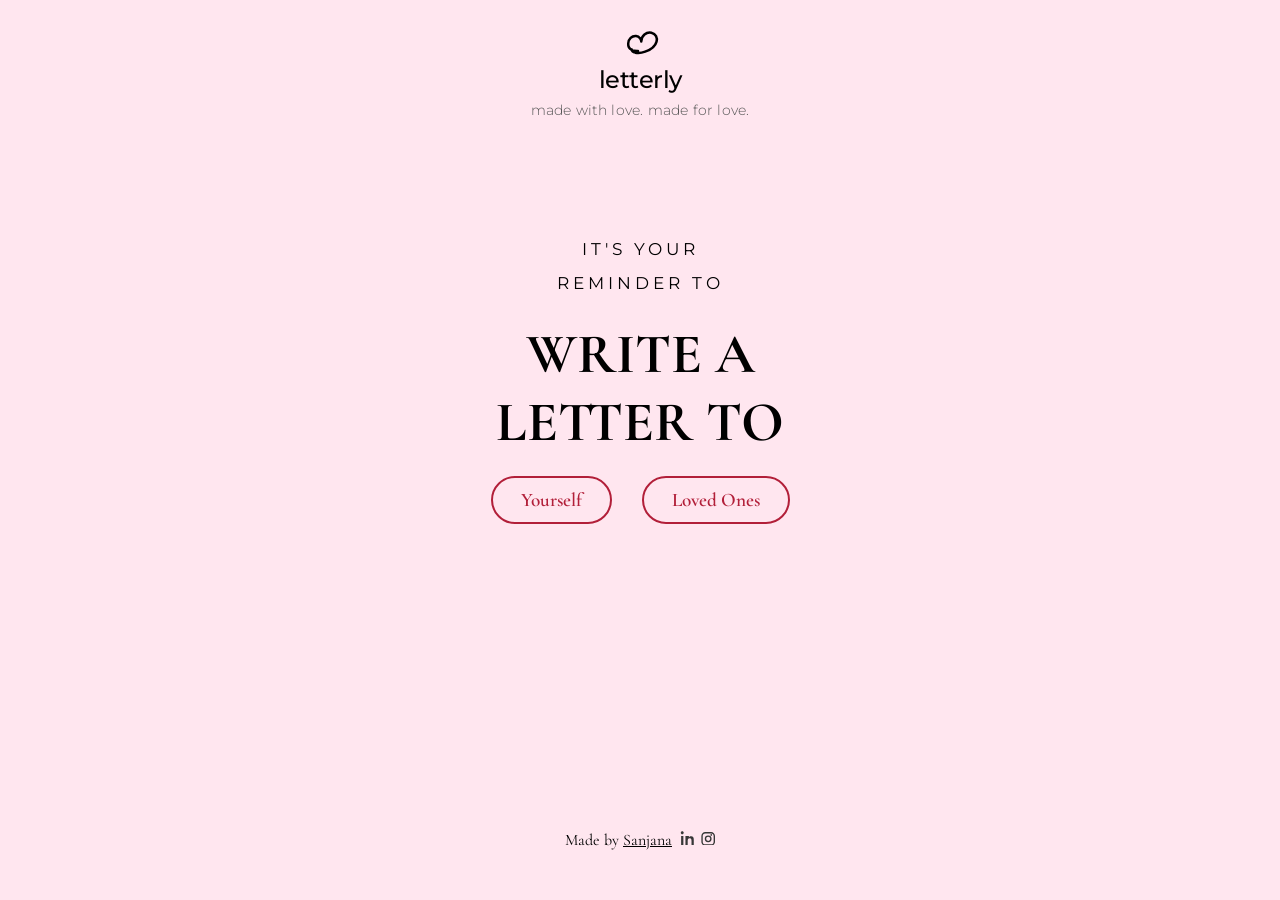
<file: index.html>
<!DOCTYPE html>
<html lang="en">

<head>
    <meta charset="UTF-8">
    <meta name="viewport" content="width=device-width, initial-scale=1.0">

    <title>letterly</title>
    <link rel="icon"
        href="data:image/svg+xml,%3Csvg xmlns='http://www.w3.org/2000/svg' viewBox='0 0 100 80' fill='none' stroke='%23e91e63' stroke-width='5' stroke-linecap='round' stroke-linejoin='round'%3E%3Cpath d='M46 62c-8.5.4-20.2-2-19.6-15 .4-9.2 7.4-15.7 15.7-15 7.2.7 10.4 7.2 10.4 11.1 0-11.8 10.4-19.6 20.2-17.6 9.2 2 12.4 10.4 10.4 17.6-2.6 9.8-13.7 17-22.8 20.2-7.2 2.6-13 3.3-19.6 2-3.9-.9-7.2-3.3-7.2-6.5'/%3E%3C/svg%3E">
    <link
        href="https://fonts.googleapis.com/css2?family=Montserrat:wght@300;500&family=Cormorant+Garamond:wght@600&family=Quicksand:wght@500;600;700&family=Cedarville+Cursive&display=swap"
        rel="stylesheet">

    <link rel="stylesheet" href="style.css">
</head>

<body>

    <div class="page">

        <div class="header-container">
            <div class="app-logo">
                <svg viewBox="0 0 100 80" fill="none" stroke="currentColor" stroke-width="5" stroke-linecap="round"
                    stroke-linejoin="round">
                    <path
                        d="M46 62c-8.5.4-20.2-2-19.6-15 .4-9.2 7.4-15.7 15.7-15 7.2.7 10.4 7.2 10.4 11.1 0-11.8 10.4-19.6 20.2-17.6 9.2 2 12.4 10.4 10.4 17.6-2.6 9.8-13.7 17-22.8 20.2-7.2 2.6-13 3.3-19.6 2-3.9-.9-7.2-3.3-7.2-6.5" />
                </svg>
            </div>
            <div class="app-title">letterly</div>
            <div class="app-subtitle">made with love. made for love.</div>
        </div>

        <div class="hero-card">

            <p class="subtitle">
                IT'S YOUR<br>
                REMINDER TO
            </p>

            <h1>
                WRITE A<br>
                LETTER TO
            </h1>

            <div class="choices">

                <a href="myself.html" class="choice-btn">
                    Yourself
                </a>

                <a href="loved-one.html" class="choice-btn">
                    Loved Ones
                </a>

            </div>

        </div>

        <footer class="footer">

            <span>Made by <a href="https://github.com/ssanjanasharma" target="_blank">Sanjana</a></span>
            <div class="socials">

                <!-- LinkedIn -->
                <a href="https://www.linkedin.com/in/sanjana-kumari-sharma/" target="_blank">

                    <svg viewBox="0 0 20 20" fill="currentColor">
                        <path
                            d="M4.98 3.5C4.98 4.6 4.1 5.5 3 5.5S1.02 4.6 1.02 3.5 1.9 1.5 3 1.5s1.98.9 1.98 2zM1.5 8h3V22h-3V8zm7.5 0h2.88v1.91h.04c.4-.76 1.38-1.56 2.84-1.56 3.04 0 3.6 2 3.6 4.59V22h-3v-7.11c0-1.7-.03-3.89-2.37-3.89-2.37 0-2.73 1.85-2.73 3.77V22h-3V8z" />
                    </svg>

                </a>

                <!-- Instagram -->
                <a href="https://www.instagram.com/ssanjana___" target="_blank">

                    <svg viewBox="0 0 22 20" fill="currentColor">
                        <path
                            d="M7.75 2C4.57 2 2 4.57 2 7.75v8.5C2 19.43 4.57 22 7.75 22h8.5C19.43 22 22 19.43 22 16.25v-8.5C22 4.57 19.43 2 16.25 2h-8.5zm0 2h8.5A3.75 3.75 0 0 1 20 7.75v8.5A3.75 3.75 0 0 1 16.25 20h-8.5A3.75 3.75 0 0 1 4 16.25v-8.5A3.75 3.75 0 0 1 7.75 4zm8.75 1a1.25 1.25 0 1 0 0 2.5A1.25 1.25 0 0 0 16.5 5zM12 7a5 5 0 1 0 0 10 5 5 0 0 0 0-10zm0 2a3 3 0 1 1 0 6 3 3 0 0 1 0-6z" />
                    </svg>
                </a>
            </div>
        </footer>
    </div>

    <script src="app.js"></script>
</body>

</html>
</file>
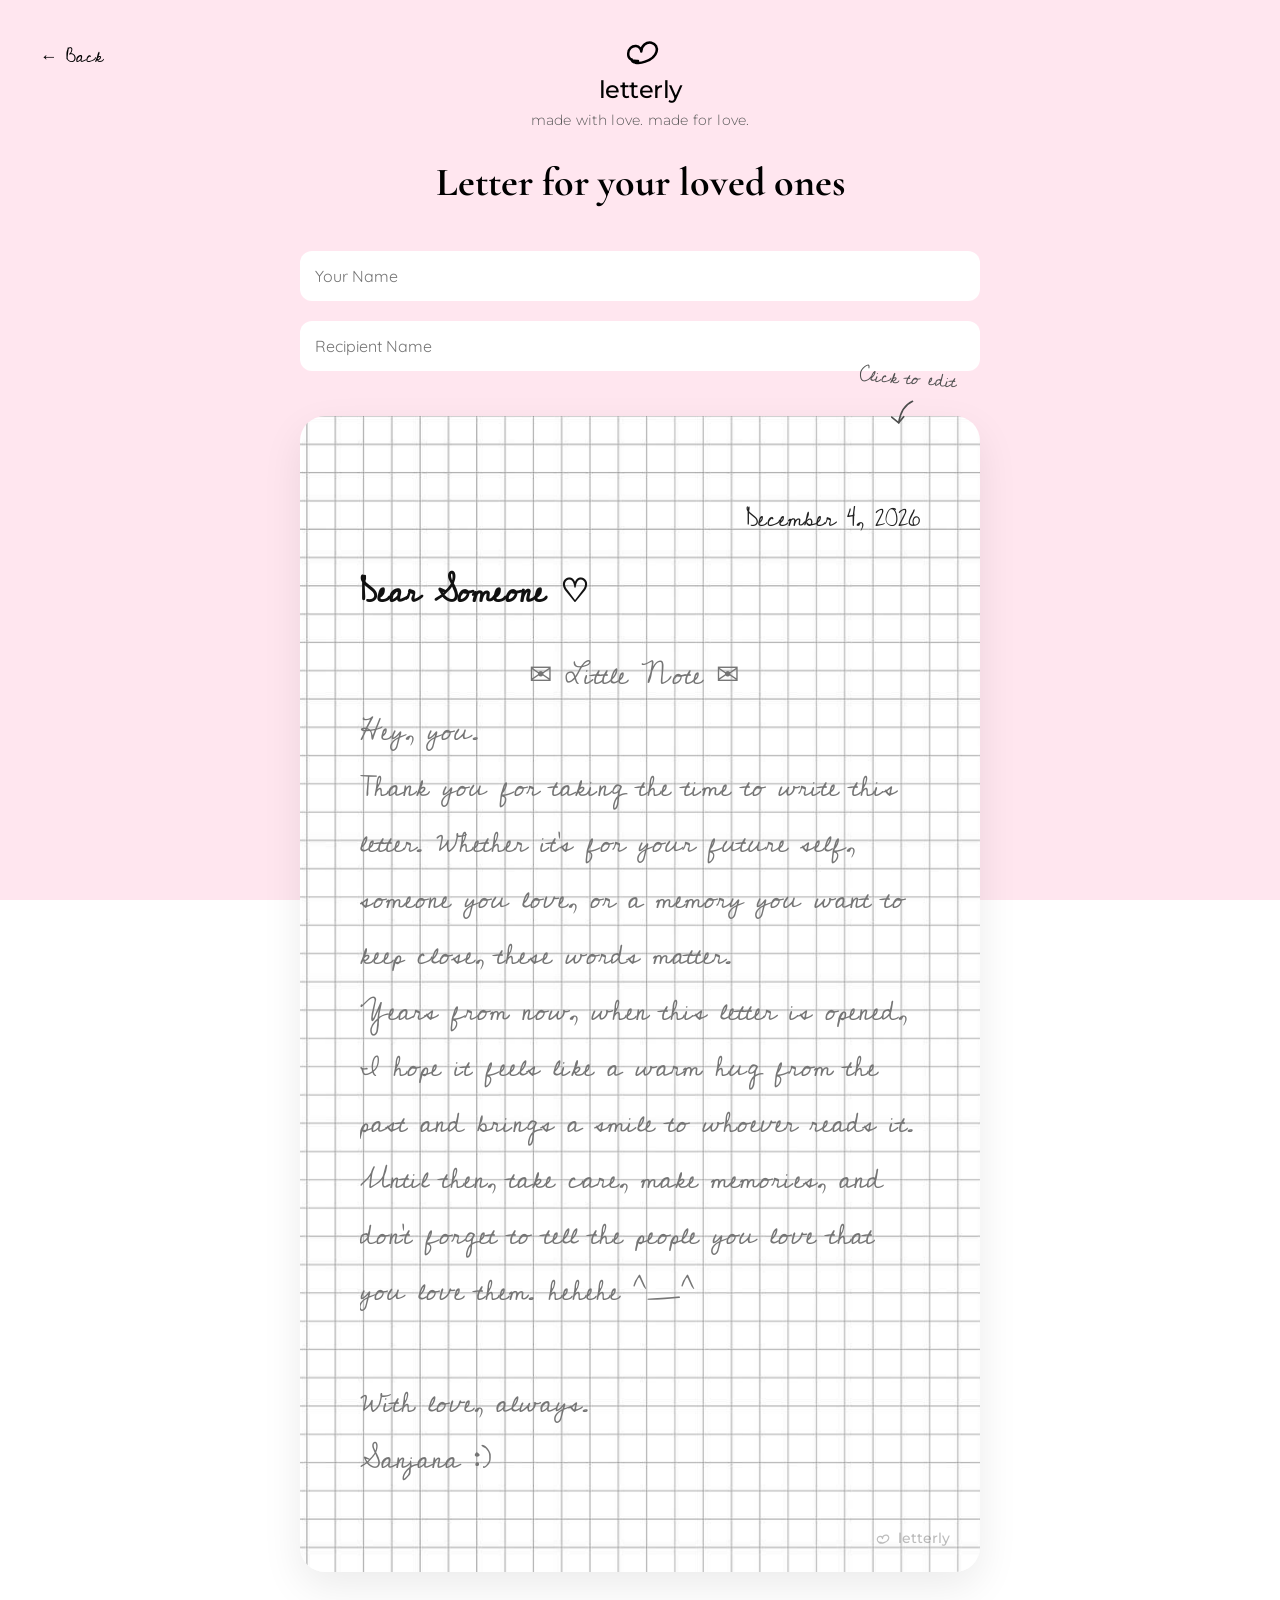
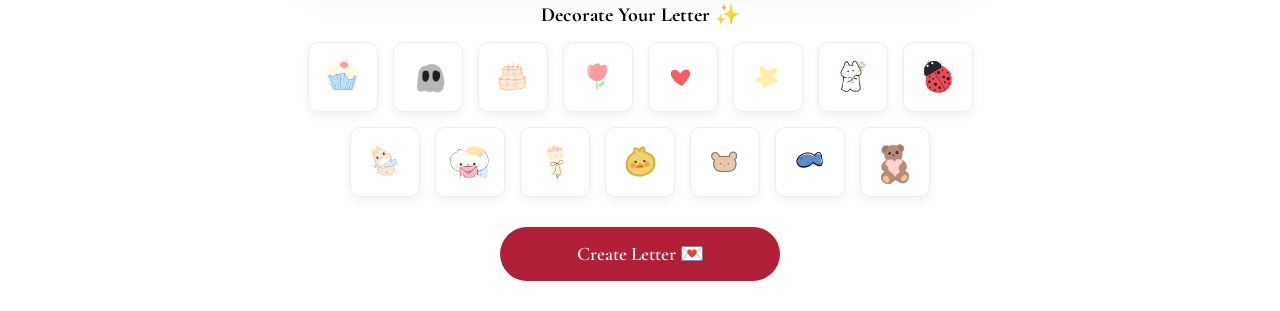
<file: loved-one.html>
<!DOCTYPE html>
<html lang="en">

<head>
    <meta charset="UTF-8">
    <meta name="viewport" content="width=device-width, initial-scale=1.0">

    <title>letterly</title>
    <link rel="icon"
        href="data:image/svg+xml,%3Csvg xmlns='http://www.w3.org/2000/svg' viewBox='0 0 100 80' fill='none' stroke='%23e91e63' stroke-width='5' stroke-linecap='round' stroke-linejoin='round'%3E%3Cpath d='M46 62c-8.5.4-20.2-2-19.6-15 .4-9.2 7.4-15.7 15.7-15 7.2.7 10.4 7.2 10.4 11.1 0-11.8 10.4-19.6 20.2-17.6 9.2 2 12.4 10.4 10.4 17.6-2.6 9.8-13.7 17-22.8 20.2-7.2 2.6-13 3.3-19.6 2-3.9-.9-7.2-3.3-7.2-6.5'/%3E%3C/svg%3E">
    <link
        href="https://fonts.googleapis.com/css2?family=Montserrat:wght@300;500&family=Cormorant+Garamond:wght@600&family=Quicksand:wght@500;600;700&family=Cedarville+Cursive&display=swap"
        rel="stylesheet">

    <link rel="stylesheet" href="style.css">
</head>

<body>

    <div class="letter-page">

        <a href="index.html" class="back-btn">
            ← Back
        </a>

        <div class="header-container">
            <div class="app-logo">
                <svg viewBox="0 0 100 80" fill="none" stroke="currentColor" stroke-width="5" stroke-linecap="round"
                    stroke-linejoin="round">
                    <path
                        d="M46 62c-8.5.4-20.2-2-19.6-15 .4-9.2 7.4-15.7 15.7-15 7.2.7 10.4 7.2 10.4 11.1 0-11.8 10.4-19.6 20.2-17.6 9.2 2 12.4 10.4 10.4 17.6-2.6 9.8-13.7 17-22.8 20.2-7.2 2.6-13 3.3-19.6 2-3.9-.9-7.2-3.3-7.2-6.5" />
                </svg>
            </div>
            <div class="app-title">letterly</div>
            <div class="app-subtitle">made with love. made for love.</div>
        </div>

        <h1>Letter for your loved ones</h1>

        <input type="text" id="senderName" placeholder="Your Name" class="input-field">

        <input type="text" id="recipientName" placeholder="Recipient Name" class="input-field">

        <div id="loveLetterCanvas" class="love-letter-canvas">

            <div class="click-to-edit-hint">
                <span>Click to edit</span>
                <svg width="40" height="40" viewBox="0 0 50 50" fill="none" stroke="currentColor" stroke-width="2" stroke-linecap="round" stroke-linejoin="round">
                    <path d="M35 10 Q20 15 15 35" />
                    <path d="M7 27 L15 35 L22 28" />
                </svg>
            </div>

            <div class="love-letter-content">

                <div class="letter-date" id="letterDate"></div>

                <h2 id="previewRecipient">
                    Dear Someone ♡
                </h2>

                <textarea id="letterText" placeholder="             ✉︎ Little Note ✉︎
Hey, you.
Thank you for taking the time to write this letter. Whether it's for your future self, someone you love, or a memory you want to keep close, these words matter.
Years from now, when this letter is opened, I hope it feels like a warm hug from the past and brings a smile to whoever reads it.
Until then, take care, make memories, and don't forget to tell the people you love that you love them. hehehe ^_^

With love, always.
Sanjana :)
"></textarea>

                <div id="letterPreview"></div>

            </div>

            <div class="letter-watermark">
                <svg viewBox="0 0 100 80" width="20" height="16" fill="none" stroke="#444444" stroke-width="6"
                    stroke-linecap="round" stroke-linejoin="round">
                    <path
                        d="M46 62c-8.5.4-20.2-2-19.6-15 .4-9.2 7.4-15.7 15.7-15 7.2.7 10.4 7.2 10.4 11.1 0-11.8 10.4-19.6 20.2-17.6 9.2 2 12.4 10.4 10.4 17.6-2.6 9.8-13.7 17-22.8 20.2-7.2 2.6-13 3.3-19.6 2-3.9-.9-7.2-3.3-7.2-6.5" />
                </svg>
                <span>letterly</span>
            </div>

        </div>

        <h3 class="sticker-title">
            Decorate Your Letter ✨
        </h3>

        <div class="sticker-panel">

            <img src="stickers/cupcake.png" class="sticker-item">
            <img src="stickers/spooky.png" class="sticker-item">
            <img src="stickers/cake.png" class="sticker-item">
            <img src="stickers/tulip.png" class="sticker-item">
            <img src="stickers/heart.png" class="sticker-item">
            <img src="stickers/star.png" class="sticker-item">
            <img src="stickers/doodle.png" class="sticker-item">
            <img src="stickers/bug.png" class="sticker-item">
            <img src="stickers/bunny.png" class="sticker-item">
            <img src="stickers/letter.png" class="sticker-item">
            <img src="stickers/bouquet.png" class="sticker-item">
            <img src="stickers/chick.png" class="sticker-item">
            <img src="stickers/teddy.png" class="sticker-item">
            <img src="stickers/fish.png" class="sticker-item">
            <img src="stickers/brown.png" class="sticker-item">


        </div>

        <button id="createLetterBtn" class="send-btn">
            Create Letter 💌
        </button>

        <div id="linkBox" class="link-box">

            <input type="text" id="generatedLink" readonly>

            <button id="copyBtn">
                Copy
            </button>

        </div>

    </div>

    <script src="app.js"></script>
    <script>
        const dateOptions = { year: 'numeric', month: 'long', day: 'numeric' };
        document.getElementById('letterDate').textContent = new Date().toLocaleDateString('en-US', dateOptions);
    </script>

</body>

</html>
</file>
<file: style.css>
@import url('https://fonts.googleapis.com/css2?family=Montserrat:wght@300;500&family=Cormorant+Garamond:wght@600&family=Quicksand:wght@500;600;700&family=Cedarville+Cursive&display=swap');

:root {
    --outer-bg: url("bg.jpg");
    --primary: #b21f39;
}

* {
    margin: 0;
    padding: 0;
    box-sizing: border-box;
}

body {
    min-height: 100vh;
    background-image: var(--outer-bg);
    background-size: cover;
    background-position: center;
    background-attachment: fixed;
    font-family: 'Montserrat', sans-serif;
}

.header-container {
    display: flex;
    flex-direction: column;
    align-items: center;
    text-align: center;
    margin-bottom: 30px;
    width: 100%;
}

.app-logo {
    color: #000000;
    margin-bottom: 5px;
    display: flex;
    justify-content: center;
    align-items: center;
}

.app-logo svg {
    width: 50px;
    height: auto;
}

.app-title {
    font-family: 'Montserrat', sans-serif;
    font-weight: 500;
    font-size: 1.5rem;
    letter-spacing: -0.5px;
    color: #000000;
    margin-bottom: 8px;
}

.app-subtitle {
    font-family: 'Montserrat', sans-serif;
    font-weight: 300;
    font-size: 0.85rem;
    color: #555555;
    letter-spacing: 0.2px;
}

.page {
    min-height: 100vh;
    display: flex;
    flex-direction: column;
    justify-content: center;
    align-items: center;
    padding: 20px;
}

.hero-card {
    width: min(600px, 90%);
    height: 460px;
    background-size: cover;
    background-position: center;
    border-radius: 30px;
    display: flex;
    flex-direction: column;
    justify-content: center;
    align-items: center;
}

.subtitle {
    font-size: 17px;
    letter-spacing: 4px;
    line-height: 2;
    text-align: center;
    font-family: 'Montserrat', sans-serif;
}

.hero-card h1 {
    font-family: 'Cormorant Garamond', serif;
    font-size: 3.5rem;
    text-align: center;
    margin: 20px 0;
}

.choices {
    display: flex;
    gap: 30px;
}

.choice-btn {
    padding: 10px 28px;
    border: 2px solid var(--primary);
    border-radius: 50px;
    text-decoration: none;
    font-size: 1.2rem;
    color: var(--primary);
    font-family: 'Cormorant Garamond', serif;
    font-weight: 600;
    transition: all 0.3s ease;
}

.choice-btn:hover {
    background: rgba(178, 31, 57, 0.05);
    transform: translateY(-2px);
}

.footer {
    margin-top: auto;
    margin-bottom: 30px;
    display: flex;
    align-items: center;
    gap: 8px;
    font-size: 1rem;
    font-family: 'Cormorant Garamond', serif;
}

.footer a {
    color: inherit;
    text-decoration: underline;
}

.socials {
    display: flex;
    align-items: center;
    gap: 5px;
}

.socials a {
    color: #373737;
}

.socials svg {
    width: 15px;
    height: 15px;
}

.back-btn {
    position: absolute;
    top: 40px;
    left: 40px;
    text-decoration: none;
    font-family: 'Cedarville Cursive', cursive;
    font-size: 1.1rem;
    color: black;
    font-weight: 500;
    transition: all 0.3s ease;
}

.back-btn:hover {
    color: #492c11;
}

.letter-page {
    max-width: 700px;
    margin: auto;
    padding: 30px 10px;
}

.letter-page h1 {
    font-family: 'Cormorant Garamond', serif;
    font-size: 2.5rem;
    text-align: center;
    margin-bottom: 45px;
}

.input-field {
    width: 100%;
    padding: 15px;
    margin-bottom: 20px;
    border: 2px;
    border-radius: 12px;
    font-family: 'Quicksand', sans-serif;
    font-size: 16px;
    outline: none;
}

.love-letter-canvas,
.future-letter {
    position: relative;
    width: 100%;
    min-height: 700px;
    background-image: url("letter.jpg");
    background-size: cover;
    background-position: center;
    border-radius: 25px;
    box-shadow: 0 15px 40px rgba(0, 0, 0, 0.08);
}

.love-letter-content,
.letter-overlay {
    padding: 80px 60px;
}

.letter-date {
    text-align: right;
    font-family: 'Cedarville Cursive', cursive;
    font-size: 24px;
    color: #222222;
    margin-bottom: 20px;
}

.letter-watermark {
    position: absolute;
    bottom: 25px;
    right: 30px;
    display: flex;
    align-items: center;
    gap: 6px;
    opacity: 0.35;
    pointer-events: none;
    color: #444444;
    font-family: 'Montserrat', sans-serif;
    font-size: 14px;
    font-weight: 500;
    z-index: 10;
}

.letter-watermark svg {
    width: 20px;
    height: 16px;
}

#previewRecipient {
    margin-bottom: 25px;
    font-family: 'Cedarville Cursive', cursive;
    font-size: 32px;
    color: #111;
}

#letterText,
#futureText {
    width: 100%;
    min-height: 450px;
    border: none;
    resize: none;
    background: transparent;
    outline: none;
    font-family: 'Cedarville Cursive', cursive;
    font-size: 28px;
    line-height: 2;
    color: #111;
    overflow-y: hidden;
}

#letterPreview {
    display: none;
    white-space: pre-wrap;
    font-family: 'Cedarville Cursive', cursive;
    font-size: 28px;
    line-height: 2;
    color: #111;
}

.send-btn,
.myself-send-btn {
    display: block;
    width: 280px;
    margin: 30px auto 0;
    padding: 15px;
    background: var(--primary);
    color: white;
    border: none;
    border-radius: 50px;
    font-family: 'Cormorant Garamond', serif;
    font-size: 1.2rem;
    cursor: pointer;
    text-align: center;
    transition: all 0.3s ease;
    font-weight: 600;
}

.send-btn:hover,
.myself-send-btn:hover {
    background: #91162b;
    transform: translateY(-2px);
    box-shadow: 0 5px 15px rgba(178, 31, 57, 0.3);
}

.sticker-title {
    margin: 30px 0 15px;
    font-family: 'Cormorant Garamond', serif;
    font-size: 20px;
    text-align: center;
}

.sticker-panel {
    display: flex;
    flex-wrap: wrap;
    gap: 15px;
    margin-bottom: 30px;
    justify-content: center;
}

.sticker-item {
    width: 70px;
    height: 70px;
    object-fit: contain;
    cursor: pointer;
    background: white;
    padding: 8px;
    border-radius: 10px;
    border: 1px solid #eeeeee;
    box-shadow: 0 4px 10px rgba(0, 0, 0, 0.05);
    transition: transform 0.2s ease;
}

.sticker-item:hover {
    transform: scale(1.1);
    box-shadow: 0 6px 15px rgba(0, 0, 0, 0.1);
}

.draggable-sticker-wrapper {
    position: absolute;
    width: 100px;
    cursor: grab;
    z-index: 10;
    user-select: none;
    border: 2px dashed transparent;
    padding: 8px;
    box-sizing: content-box;
    transition: border-color 0.2s, background-color 0.2s;
}

.draggable-sticker-wrapper:hover,
.draggable-sticker-wrapper.active {
    border-color: rgba(178, 31, 57, 0.5);
    background-color: rgba(178, 31, 57, 0.02);
    border-radius: 8px;
}

.draggable-sticker-wrapper .draggable-sticker {
    width: 100%;
    height: 100%;
    object-fit: contain;
    display: block;
    pointer-events: none;
}

/* Sticker control buttons (close, zoom-in, zoom-out) */
.sticker-control-btn {
    position: absolute;
    width: 26px;
    height: 26px;
    border-radius: 50%;
    background: #ffc2cc;
    color: white;
    border: none;
    font-size: 16px;
    font-weight: bold;
    display: flex;
    align-items: center;
    justify-content: center;
    cursor: pointer;
    box-shadow: 0 2px 6px rgba(0, 0, 0, 0.2);
    opacity: 0;
    pointer-events: none;
    transition: opacity 0.2s, transform 0.2s, background-color 0.2s;
    line-height: 1;
    z-index: 12;
    user-select: none;
    -webkit-user-select: none;
}

.sticker-close-btn {
    top: -10px;
    right: -10px;
}

.sticker-zoom-in-btn {
    top: -10px;
    left: -10px;
    background: #8af2a2; /* Beautiful deep green */
}

.sticker-zoom-out-btn {
    bottom: -10px;
    right: -10px;
    background: #c1d7ef; /* Beautiful deep blue */
}

/* Show buttons on hover or when wrapper is active */
.draggable-sticker-wrapper:hover .sticker-control-btn,
.draggable-sticker-wrapper.active .sticker-control-btn {
    opacity: 1;
    pointer-events: auto;
}

.sticker-control-btn:hover {
    transform: scale(1.15);
}

.sticker-close-btn:hover {
    background: #ffc2cc;
}

.sticker-zoom-in-btn:hover {
    background: #8af2a2;
}

.sticker-zoom-out-btn:hover {
    background: #c1d7ef;
}

.link-box {
    display: none;
    margin-top: 25px;
    gap: 10px;
}

.link-box input {
    flex: 1;
    padding: 15px;
    border-radius: 12px;
    border: 2px;
    font-family: 'Quicksand', sans-serif;
    font-size: 16px;
    outline: none;
}

.link-box button {
    border: 2px solid var(--primary);
    background: transparent;
    padding: 15px 25px;
    border-radius: 12px;
    font-family: 'Quicksand', sans-serif;
    font-size: 16px;
    cursor: pointer;
    transition: all 0.3s ease;
}

.link-box button:hover {
    background: rgba(178, 31, 57, 0.05);
}

@media (max-width: 1024px) {
    .hero-card {
        width: 90%;
        height: 450px;
    }

    .hero-card h1 {
        font-size: 3rem;
    }

    .choice-title {
        font-size: 3rem;
    }

    .letter-page {
        padding: 80px 20px;
    }

    .letter-page h1 {
        font-size: 3rem;
    }

    .love-letter-content,
    .letter-overlay {
        padding: 60px 40px;
    }

    #letterText,
    #futureText {
        font-size: 24px;
    }
}

@media (max-width: 768px) {
    .page {
        padding: 20px;
    }

    .hero-card {
        width: 100%;
        height: 380px;
        border-radius: 20px;
    }

    .hero-card h1 {
        font-size: 2.5rem;
    }

    .choice-title {
        font-size: 2.5rem;
    }

    .choices {
        flex-direction: column;
        gap: 15px;
    }

    .choice-btn,
    .choices .btn {
        width: 100%;
        max-width: 280px;
        text-align: center;
    }

    .letter-page {
        padding: 60px 15px;
    }

    .letter-page h1 {
        font-size: 2.5rem;
    }

    .back-btn {
        top: 20px;
        left: 20px;
        font-size: 1rem;
    }

    .love-letter-canvas,
    .future-letter {
        min-height: 600px;
        border-radius: 15px;
    }

    .love-letter-content,
    .letter-overlay {
        padding: 40px 25px;
    }

    #previewRecipient {
        font-size: 26px;
    }

    #letterText,
    #futureText {
        font-size: 20px;
        min-height: 350px;
    }

    .send-btn,
    .myself-send-btn {
        width: 100%;
        max-width: 280px;
    }

    .sticker-item {
        width: 55px;
        height: 55px;
    }

    .draggable-sticker-wrapper {
        width: 80px;
    }

    .link-box {
        flex-direction: column;
    }

    .link-box input,
    .link-box button {
        width: 100%;
    }

    .footer {
        position: relative;
        bottom: auto;
        left: auto;
        transform: none;
        margin-top: 40px;
        width: 100%;
        justify-content: center;
    }
}

@media (max-width: 480px) {
    .hero-card {
        height: 320px;
    }

    .hero-card h1 {
        font-size: 2rem;
    }

    .choice-title {
        font-size: 1.8rem;
    }

    .letter-page h1 {
        font-size: 1.8rem;
    }

    #previewRecipient {
        font-size: 22px;
    }

    #letterText,
    #futureText {
        font-size: 18px;
    }

    .letter-date {
        font-size: 18px;
        margin-bottom: 15px;
    }

    .letter-watermark {
        bottom: 15px;
        right: 15px;
        font-size: 11px;
    }

    .letter-watermark svg {
        width: 14px;
        height: 11px;
    }

    .love-letter-content,
    .letter-overlay {
        padding: 30px 15px;
    }

    .sticker-item {
        width: 50px;
        height: 50px;
    }

    .draggable-sticker-wrapper {
        width: 60px;
    }
}

.printing .sticker-control-btn {
    display: none !important;
}

.printing .draggable-sticker-wrapper {
    border-color: transparent !important;
    padding: 0 !important;
}

/* Click to Edit Hint */
.click-to-edit-hint {
    position: absolute;
    top: -55px;
    right: 25px;
    display: flex;
    flex-direction: column;
    align-items: center;
    pointer-events: none;
    z-index: 100;
    font-family: 'Cedarville Cursive', cursive;
    color: #4e4e4e;
    font-size: 1.15rem;
    font-weight: 500;
    transform: rotate(4deg);
    transition: opacity 0.3s ease, transform 0.3s ease, visibility 0.3s ease;
    user-select: none;
}

.click-to-edit-hint svg {
    margin-top: -2px;
    transform: rotate(-10deg);
}

/* Hide hint when focused or has content */
.future-letter:focus-within .click-to-edit-hint,
.love-letter-canvas:focus-within .click-to-edit-hint {
    opacity: 0;
    visibility: hidden;
    transform: translateY(-10px) rotate(4deg);
}

.future-letter:has(textarea:not(:placeholder-shown)) .click-to-edit-hint,
.love-letter-canvas:has(textarea:not(:placeholder-shown)) .click-to-edit-hint {
    opacity: 0;
    visibility: hidden;
    transform: translateY(-10px) rotate(4deg);
}

/* Printing compatibility */
.printing .click-to-edit-hint {
    display: none !important;
}

/* Recipient name spacing adjustment */
#recipientName {
    margin-bottom: 45px;
}
</file>
